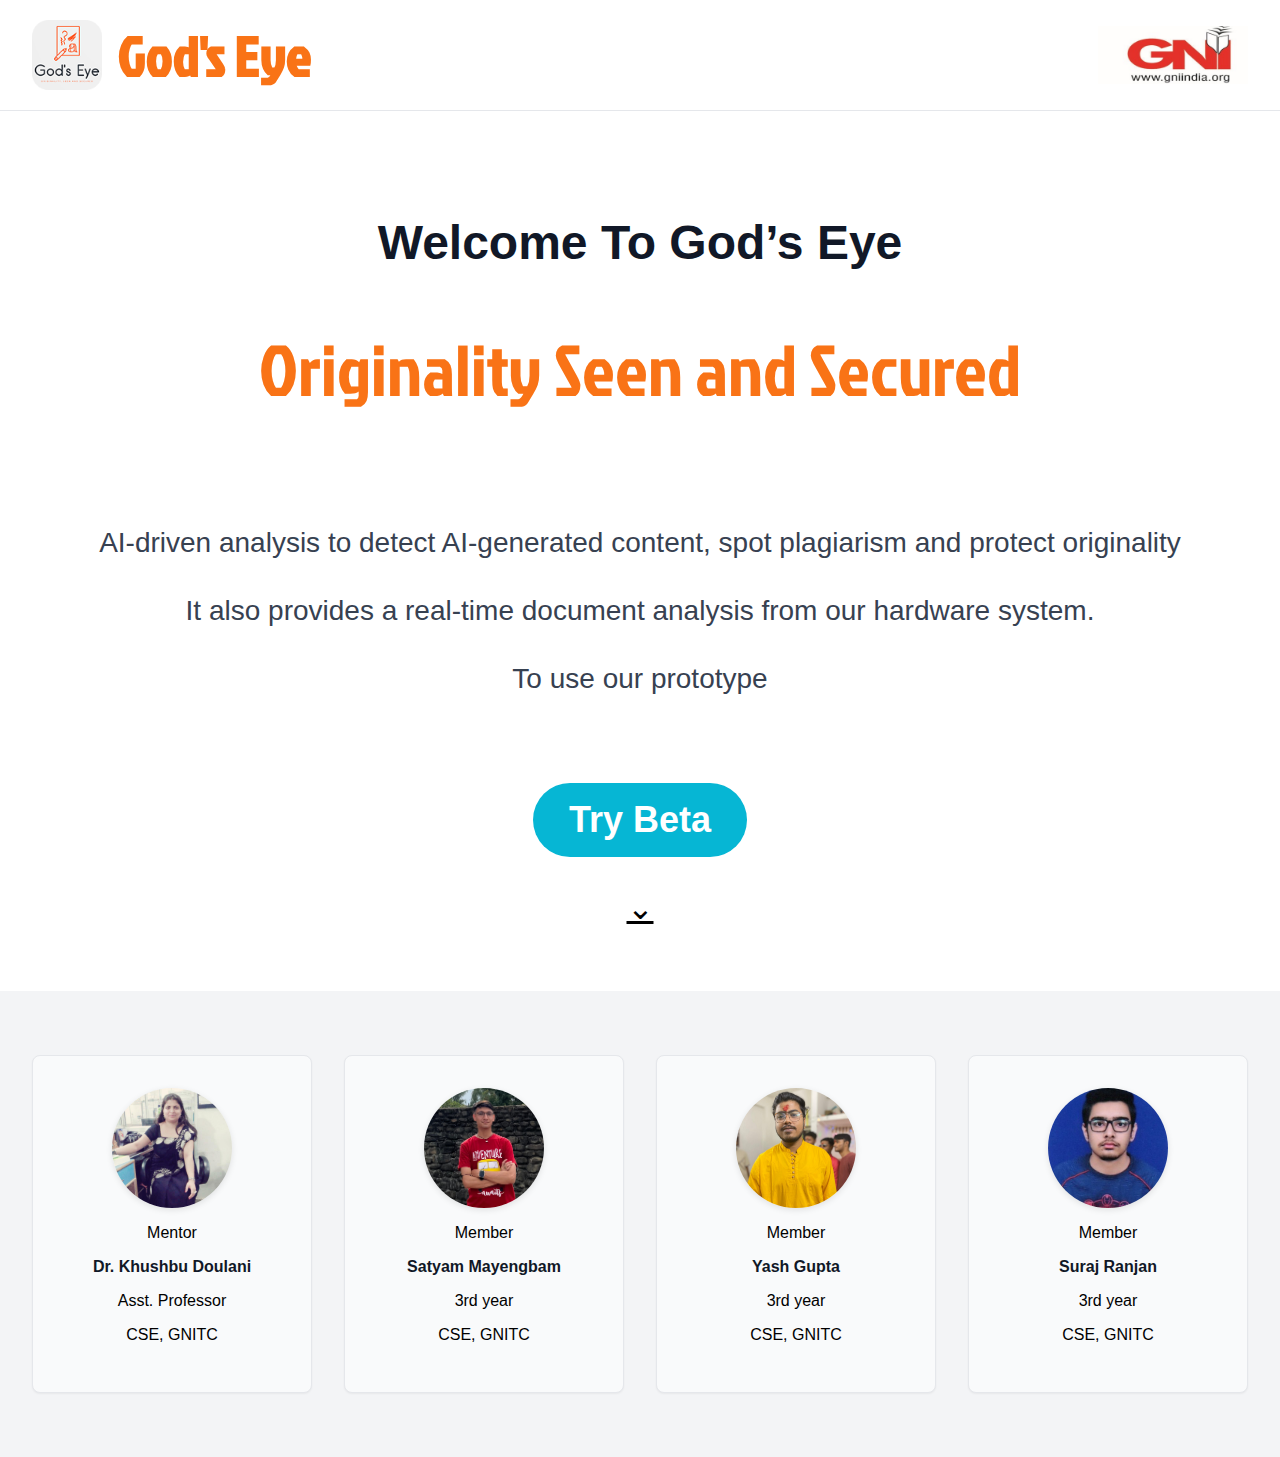
<file: index.html>
<!DOCTYPE html>
<html lang="en">
<head>
  <meta charset="UTF-8" />
  <meta name="viewport" content="width=device-width, initial-scale=1.0" />
  <title>God's Eye</title>

  <link href="https://fonts.googleapis.com/css2?family=Jockey+One&display=swap" rel="stylesheet">
  <style>
    body {
      margin: 0;
      font-family: 'Barlow Condensed', sans-serif;
      scroll-behavior: smooth;
      text-align: center;
    }

    .navbar {
      display: flex;
      justify-content: space-between;
      align-items: center;
      padding: 1rem 2rem;
      border-bottom: 1px solid #e5e7eb;
      position: relative;
      flex-wrap: wrap;
    }

    .nav-left {
      display: flex;
      align-items: center;
      gap: 1rem;
    }

    .nav-left img {
      width: 70px;
      height: 70px;
    }

    .nav-right {
      display: flex;
      justify-content: flex-end;
      align-items: center;
      gap: 1rem;
    }

    .banner-logo {
      width: 150px;
      height: auto;
      object-fit: contain;
    }

    .title {
      font-size: 3.5rem;
      color: #f97316;
      font-weight: bold;
      font-family: 'Jockey One', sans-serif;
    }

    .hero {
      padding: 4rem 2rem;
    }

    .hero-content {
      max-width: 1200px;
      margin: 0 auto;
      display: flex;
      flex-direction: column;
      align-items: center;
      gap: 2rem;
    }

    @media (min-width: 768px) {
      .hero-content {
        flex-direction: row;
        justify-content: space-between;
        align-items: center;
        text-align: left;
        gap: 4rem;
      }
    }

    .text {
      display: flex;
      flex-direction: column;
      align-items: center;
      text-align: center;
      max-width: 1500px;
      margin: 0 auto;
    }

    .text h2 {
      font-size: 3rem;
      font-family: 'Inria Sans', sans-serif;
      font-weight: 750;
      color: #111827;
      margin-bottom: 0rem;
    }

    .text h1 {
      font-size: 4.5rem;
      font-weight: 100;
      font-family: 'Jockey One', sans-serif;
      color: #f97316;
      margin-bottom: 5rem;
    }

    .text p {
      font-size: 1.75rem;
      font-family: 'Space Grotesk', sans-serif;
      color: #374151;
      margin-bottom: 0.5rem;
    }

    .prototype-note {
      font-weight: 500;
    }

    .btn {
      display: inline-block;
      padding: 1rem 2.25rem;
      background-color: #06b6d4;
      color: white;
      border-radius: 9999px;
      text-decoration: none;
      font-size: 2.25rem;
      font-family: 'Space Grotesk', sans-serif;
      font-weight: 600;
      margin-top: 5rem;
      transition: background-color 0.3s ease;
    }

    .btn:hover {
      background-color: #FF5722;
    }

    .illustration {
      display: flex;
      justify-content: flex-end;
      align-items: center;
    }

    .illustration img {
      width: 250px;
      max-width: 100%;
    }

    .arrow {
      display: block;
      font-size: 2rem;
      margin-top: 2rem;
      color: black;
      animation: bounce 2s infinite;
    }

    @keyframes bounce {
      0%, 100% { transform: translateY(0); }
      50% { transform: translateY(10px); }
    }

    .team {
      background-color: #f3f4f6;
      padding: 4rem 2rem;
    }

    .team-grid {
      max-width: 1900px;
      margin: 0 auto;
      display: grid;
      gap: 2rem;
      grid-template-columns: repeat(auto-fit, minmax(200px, 1fr));
    }

    .card {
      background-color: #f9fafb;
      padding: 2rem;
      border-radius: 0.5rem;
      border: 1px solid #e5e7eb;
      box-shadow: 0 1px 2px rgba(0,0,0,0.05);
    }

    .avatar {
      width: 120px;
      height: 120px;
      object-fit: cover;
      border-radius: 50%;
      display: block;
      margin: 0 auto 1rem;
      box-shadow: 0 2px 6px rgba(0,0,0,0.1);
    }

    .name {
      font-weight: bold;
      color: #111827;
    }
  </style>
</head>
<body>
  <!-- Navbar -->
  <header class="navbar">
    <div class="nav-left">
      <img src="logo.png" alt="Logo" />
      <span class="title">God's Eye</span>
    </div>
    <div class="nav-right">
      <img class="banner-logo" src="images/gni.jpg" alt="Banner 1" />
    </div>
  </header>

  <!-- Hero Section -->
  <section class="hero">
    <div class="hero-content">
      <div class="text">
        <h2>Welcome To God’s Eye</h2>
        <h1>Originality Seen and Secured</h1>
        <p>AI-driven analysis to detect AI-generated content, spot plagiarism and protect originality</p>
        <p>It also provides a real-time document analysis from our hardware system.</p>
        <p class="prototype-note">To use our prototype</p>
        <a href="scanner.html" class="btn">Try Beta</a>
      </div>
    </div>
    <a href="#team" class="arrow">&#x2304;</a>
  </section>

  <!-- Team Section -->
  <section id="team" class="team">
    <div class="team-grid">
      <div class="card">
        <img class="avatar" src="images/khushbu-mam.jpg" alt="Dr. Khushbu Doulani" />
        <p>Mentor</p>
        <p class="name">Dr. Khushbu Doulani</p>
        <p>Asst. Professor</p>
        <p>CSE, GNITC</p>
      </div>
      <div class="card">
        <img class="avatar" src="images/satyam.jpg" alt="Satyam Mayengbam" />
        <p>Member</p>
        <p class="name">Satyam Mayengbam</p>
        <p>3rd year</p>
        <p>CSE, GNITC</p>
      </div>
      <div class="card">
        <img class="avatar" src="images/yash.jpg" alt="Yash Gupta" />
        <p>Member</p>
        <p class="name">Yash Gupta</p>
        <p>3rd year</p>
        <p>CSE, GNITC</p>
      </div>
      <div class="card">
        <img class="avatar" src="images/suraj.jpg" alt="Suraj Ranjan" />
        <p>Member</p>
        <p class="name">Suraj Ranjan</p>
        <p>3rd year</p>
        <p>CSE, GNITC</p>
      </div>
    </div>
  </section>
</body>
</html>
</file>
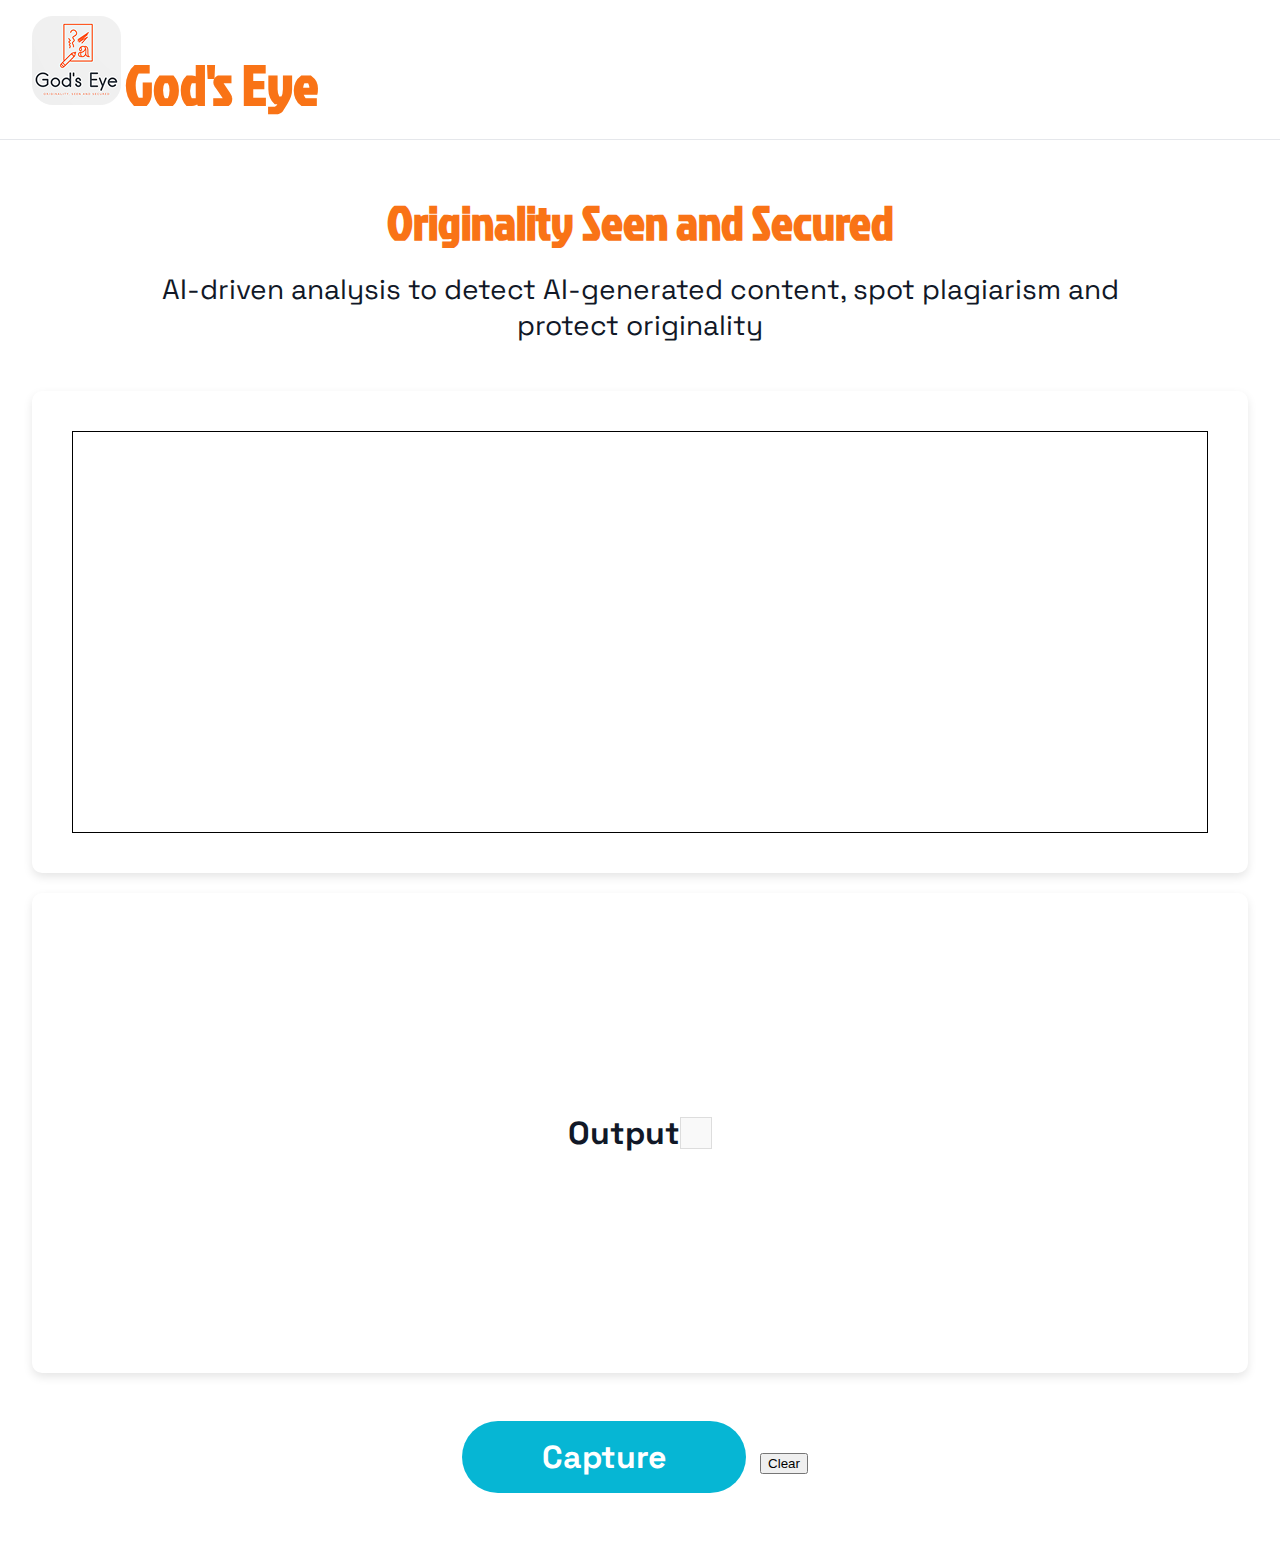
<file: plagiarism-capture.html>
<!DOCTYPE html>
<html lang="en">
<head>
  <meta charset="UTF-8" />
  <meta name="viewport" content="width=device-width, initial-scale=1.0"/>
  <title>Capture | God's Eye</title>
  <link rel="stylesheet" href="capture-style.css">
  <link href="https://fonts.googleapis.com/css2?family=Jockey+One&family=Space+Grotesk&display=swap" rel="stylesheet">

  <style>
    /* layout */
    .capture-grid { display: flex; gap: 20px; flex-wrap: wrap; margin-top: 20px; }
    .input-box, .output-box { flex: 1 1 300px; }
    .input-box img { display: block; width: 100%; max-width: 800px; border: 1px solid #ccc; }
    .output-box pre {
      background: #f9f9f9; padding: 15px; border: 1px solid #ddd;
      font-family: monospace; white-space: pre-wrap;
      max-height: 400px; overflow-y: auto;
    }
    .cta-button-wrapper { margin-top: 20px; }
    .cta-button-wrapper .btn { margin-right: 10px; }
    iframe{
  width: 100%;
  height: 400px;
  border:1px solid black;
}
  </style>
</head>
<body>
  <header class="navbar">
    <div class="logo">
      <img src="logo.png" alt="Logo">
      <span class="title">God's Eye</span>
    </div>
  </header>

  <section class="scan-header">
    <h1 class="subheading">Originality Seen and Secured</h1>
    <p class="description">
      AI-driven analysis to detect AI-generated content, spot plagiarism and protect originality
    </p>
  </section>

  <section class="capture-grid">
    <div class="input-box">
   

      <iframe
      id="camStreamIframe"
      src="https://lp-menu-happiness-laundry.trycloudflare.com/"
      allowfullscreen
    ></iframe>
    </div>
    <div class="output-box">
      <h2>Output</h2>
      <pre id="results"></pre>
    </div>
  </section>

  <div class="cta-button-wrapper">
    <button class="btn capture-btn">Capture</button>
    <button class="btn clear-btn">Clear</button>
  </div>

  <script>
    const camImg     = document.getElementById('camStream');
    const captureBtn = document.querySelector('.capture-btn');
    const clearBtn   = document.querySelector('.clear-btn');
    const resultsEl  = document.getElementById('results');

    captureBtn.addEventListener('click', async () => {
  resultsEl.textContent = 'Capturing snapshot…';
  captureBtn.disabled = true;

  try {
    const resp = await fetch('https://lp-menu-happiness-laundry.trycloudflare.com/snapshot'); // this calls your Node.js `/snapshot` route
    if (!resp.ok) throw new Error(`Server returned ${resp.status}`);
    const { plagiarism, ai } = await resp.json();

    // build human-readable report
    let out = '';
    out += `Overall Plagiarism: ${plagiarism.summary.percent}% (${plagiarism.summary.plagiarizedSnips}/${plagiarism.summary.totalSnippets} snippets)\n`;
    out += `AI Score:           ${ai.percent}% → ${ai.likely_ai ? 'Likely AI-generated' : 'Likely Human-written'}\n\n`;
    out += 'Snippet Details:\n\n';

    plagiarism.results.forEach((item, idx) => {
      out += `${idx + 1}. ${item.snippet.replace(/\n/g, ' ')}\n`;
      out += `     Matches: ${item.totalHits}\n`;
      if (item.sources.length) {
        out += `     Sources:\n`;
        item.sources.forEach(src => {
          out += `       • ${src}\n`;
        });
      }
      out += '\n';
    });

    resultsEl.textContent = out;
  } catch (err) {
    resultsEl.textContent = 'Error: ' + err.message;
  } finally {
    captureBtn.disabled = false;
  }
});


    clearBtn.addEventListener('click', () => {
      resultsEl.textContent = '';
    });
  </script>
</body>
</html>
</file>
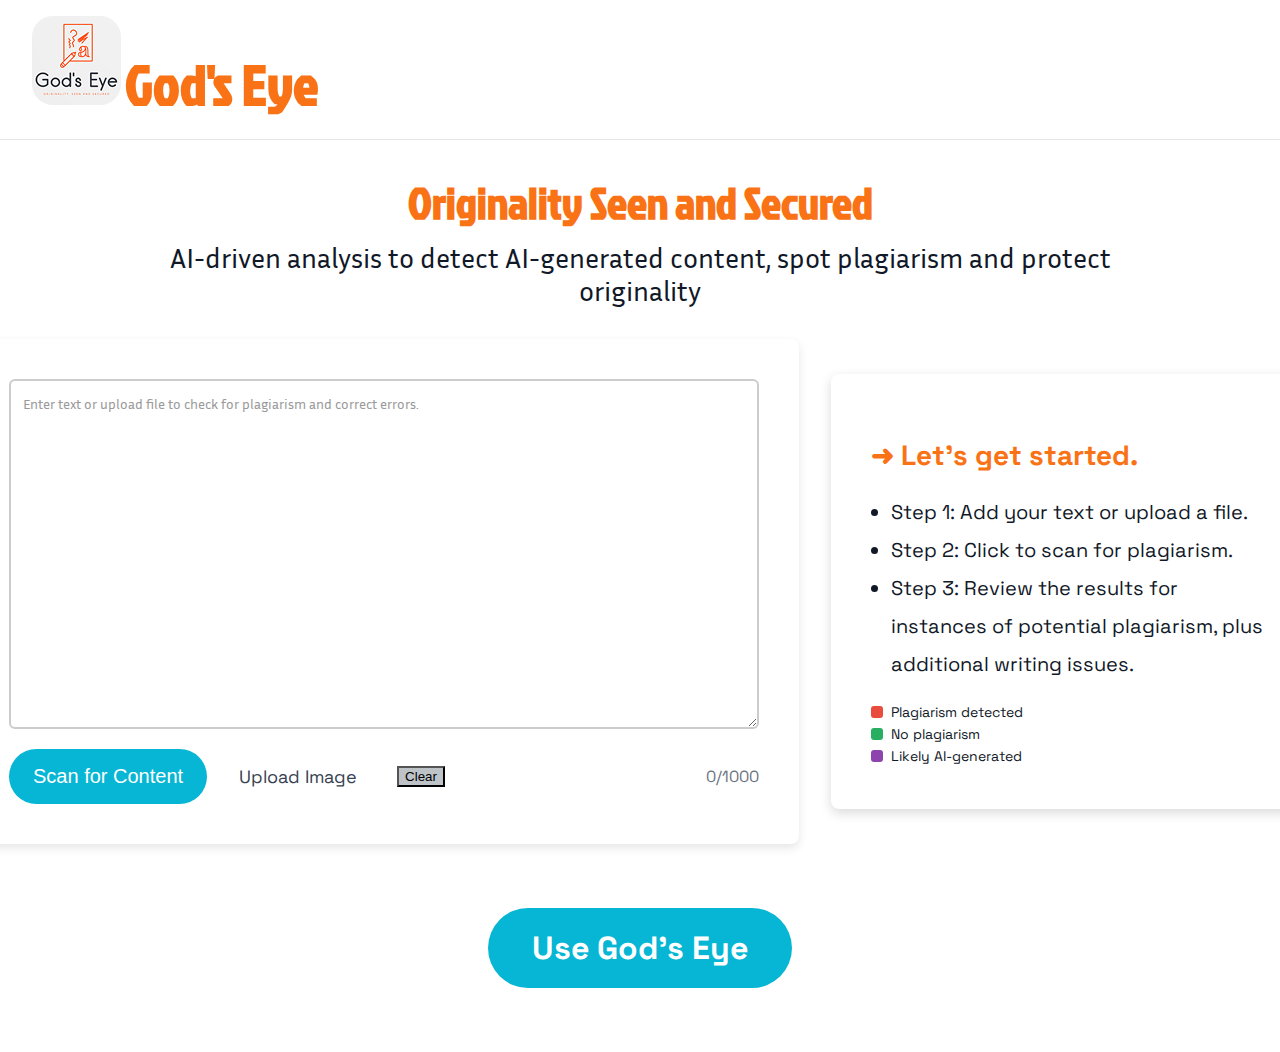
<file: scanner.html>
<!DOCTYPE html>
<html lang="en">
<head>
  <meta charset="UTF-8">
  <meta name="viewport" content="width=device-width, initial-scale=1.0">
  <title>Scan Content | God's Eye</title>
  <link rel="stylesheet" href="scanner-style.css">
  <link href="https://fonts.googleapis.com/css2?family=Jockey+One&family=Inria+Sans&family=Space+Grotesk&display=swap" rel="stylesheet">

  <style>
    /* Textarea base styling */
    #scan-input {
      width: 100%;
      min-height: 300px;
      padding: 12px;
      box-sizing: border-box;
      font-family: 'Inria Sans', monospace;
      font-size: 14px;
      line-height: 1.6;
      white-space: pre-wrap;
      resize: vertical;
      border: 2px solid #ccc;
      border-radius: 6px;
      transition: border-color 0.2s, color 0.2s;
    }
    #scan-input::placeholder {
      color: #999;
    }

    /* Status colors */
    #scan-input.status-plag {
      color: #e74c3c;
      border-color: #e74c3c;
    }
    #scan-input.status-ok {
      color: #27ae60;
      border-color: #27ae60;
    }
    #scan-input.status-ai {
      color: #8e44ad;
      border-color: #8e44ad;
    }

    /* Legend styling */
    .legend {
      margin-top: 20px;
      font-size: 14px;
    }
    .legend p {
      margin: 4px 0;
      display: flex;
      align-items: center;
    }
    .legend-box {
      width: 12px;
      height: 12px;
      display: inline-block;
      margin-right: 8px;
      border-radius: 3px;
    }
    .legend-box.status-plag {
      background: #e74c3c;
    }
    .legend-box.status-ok {
      background: #27ae60;
    }
    .legend-box.status-ai {
      background: #8e44ad;
    }
    
    /* Optional: style Clear button similarly */
    .clear-btn {
      margin-left: 8px;
      background: #bdc3c7;
    }
    .clear-btn:hover {
      background: #95a5a6;
    }
  </style>
</head>
<body>
  <!-- Navbar -->
  <header class="navbar">
    <div class="logo">
      <img src="logo.png" alt="Logo" />
      <span class="title">God's Eye</span>
    </div>
  </header>

  <!-- Headings -->
  <section class="scan-header">
    <h1 class="subheading">Originality Seen and Secured</h1>
    <p class="description">AI-driven analysis to detect AI-generated content, spot plagiarism and protect originality</p>
  </section>

  <!-- Scanner Layout -->
  <section class="scanner-box">
    <div class="scanner-left">
      <textarea
        id="scan-input"
        placeholder="Enter text or upload file to check for plagiarism and correct errors."
        rows="15"
      ></textarea>
      <div class="scanner-actions">
        <button class="btn scan-btn">Scan for Content</button>
        <label class="upload-label">
          <input type="file" id="scan-file" accept="image/*" hidden>
          <span>Upload Image</span>
        </label>
        <button type="button" id="clear-btn" class="btn clear-btn">Clear</button>
        <span class="char-count">0/1000</span>
      </div>
    </div>
    <div class="scanner-right">
      <h2 class="guide-title">➜ Let’s get started.</h2>
      <ul class="guide-list">
        <li>Step 1: Add your text or upload a file.</li>
        <li>Step 2: Click to scan for plagiarism.</li>
        <li>Step 3: Review the results for instances of potential plagiarism, plus additional writing issues.</li>
      </ul>
      <!-- Legend -->
      <div class="legend">
        <p><span class="legend-box status-plag"></span>Plagiarism detected</p>
        <p><span class="legend-box status-ok"></span>No plagiarism</p>
        <p><span class="legend-box status-ai"></span>Likely AI-generated</p>
      </div>
    </div>
  </section>

  <!-- Bottom CTA -->
  <div class="cta-button-wrapper">
    <button class="btn cta-btn" onclick="window.location.href='plagiarism-capture.html'">
      Use God’s Eye
    </button>
  </div>

  <script>
    const textarea = document.getElementById('scan-input');
    const fileInput = document.getElementById('scan-file');
    const scanBtn   = document.querySelector('.scan-btn');
    const clearBtn  = document.getElementById('clear-btn');
    const charCount = document.querySelector('.char-count');

    // Live character count
    textarea.addEventListener('input', () => {
      charCount.textContent = `${textarea.value.length}/1000`;
    });

    // Main scan handler for text or image
    scanBtn.addEventListener('click', () => {
      runScan({ text: textarea.value.trim(), file: fileInput.files[0] });
    });

    // Auto-scan on image selection
    fileInput.addEventListener('change', () => {
      if (fileInput.files.length) {
        runScan({ text: '', file: fileInput.files[0] });
      }
    });

    // Clear button -> reload page
    clearBtn.addEventListener('click', () => {
      window.location.reload();
    });

    async function runScan({ text, file }) {
      if (!text && !file) {
        alert("Please enter text or upload an image.");
        return;
      }

      // reset UI
      textarea.classList.remove('status-plag','status-ok','status-ai');
      textarea.value      = '';
      textarea.placeholder = "Analyzing... please wait.";
      scanBtn.disabled     = true;

      // prepare payload
      const formData = new FormData();
      if (text) formData.append("text", text);
      if (file) formData.append("image", file);

      try {
        const res  = await fetch("http://147.93.20.156:3000/api/check-content", {
          method: "POST",
          body: formData
        });
        const data = await res.json();
        const { plagiarism, ai } = data;
        const { percent }         = plagiarism.summary;

        // set status
        if (ai.likely_ai)               textarea.classList.add('status-ai');
        else if (parseFloat(percent) > 0) textarea.classList.add('status-plag');
        else                             textarea.classList.add('status-ok');

        // build report
        let rpt = 
          `Overall Plagiarism: ${plagiarism.summary.percent}% (${plagiarism.summary.plagiarizedSnips}/${plagiarism.summary.totalSnippets})\n` +
          `AI Score: ${ai.percent}% (${ai.likely_ai ? 'Likely AI-generated' : 'Likely Human-written'})\n\n` +
          "Detailed Snippet Analysis:\n\n";

        plagiarism.results.forEach((item,i) => {
          rpt += `${i+1}. ${item.snippet.replace(/\n/g,' ')}\n` +
                 `   Matches: ${item.totalHits}\n`;
          if (item.sources.length) {
            rpt += "   Sources:\n";
            item.sources.forEach(src => {
              rpt += `     - ${src}\n`;
            });
          }
          rpt += "\n";
        });

        textarea.value = rpt.trim();
      } catch (err) {
        console.error(err);
        textarea.placeholder = "Analysis failed. Please try again.";
      } finally {
        scanBtn.disabled = false;
        fileInput.value  = "";  // allow same file re-upload
      }
    }
  </script>
</body>
</html>
</file>
<file: capture-style.css>
body {
  margin: 0;
  font-family: 'Space Grotesk', sans-serif;
  background-color: #ffffff;
  color: #111827;
  scroll-behavior: smooth;
}

.navbar {
  display: flex;
  justify-content: space-between;
  align-items: center;
  padding: 1rem 2rem;
  border-bottom: 1px solid #e5e7eb;
  position: relative;
}

.nav-left,
.nav-right {
  width: 20%;
  display: flex;
  align-items: center;
}

.nav-center {
  width: 60%;
  display: flex;
  justify-content: center;
}

.nav-left img {
  width: 70px;
  height: 70px;
}

.nav-right img{
  width: 170px;
  height: 70px;
}
.nav-icon {
  width: 40px;
  height: 40px;
  margin-left: auto;
}

.title {
  font-size: 3.5rem;
  color: #f97316;
  font-weight: bold;
  font-family: 'Jockey One', sans-serif;
}

.scan-header {
  text-align: center;
  margin: 3rem auto;
}

.subheading {
  color: #f97316;
  font-size: 3rem;
  font-family: 'Jockey One', sans-serif;
  margin-bottom: 1rem;
}

.description {
  font-size: 1.75rem;
  max-width: 1000px;
  margin: 0 auto;
}

.capture-grid {
  display: flex;
  flex-direction: column;
  align-items: center;
  gap: 2.5rem;
  margin: 3rem auto;
  max-width: 1400px;
  padding: 0 2rem;
}

@media (min-width: 768px) {
  .capture-grid {
    flex-direction: row;
    justify-content: center;
  }
}

.input-box, .output-box {
  background: #fff;
  border-radius: 10px;
  padding: 2.5rem;
  box-shadow: 0 4px 10px rgba(0, 0, 0, 0.1);
  min-width: 600px;
  min-height: 400px;
  display: flex;
  align-items: center;
  justify-content: center;
}

.input-box img {
  max-width: 100%;
  max-height: 100%;
  border-radius: 6px;
}

.output-box h2 {
  margin: 0;
  font-size: 2rem;
  font-weight: bold;
  font-family: 'Space Grotesk', sans-serif;
  text-align: center;
}

.cta-button-wrapper {
  margin: 4rem 0;
  text-align: center;
}

.capture-btn {
  background-color: #06b6d4;
  color: white;
  font-size: 2rem;
  padding: 1rem 5rem;
  border: none;
  border-radius: 9999px;
  cursor: pointer;
  font-family: 'Space Grotesk', sans-serif;
  font-weight: bold;
}

.capture-btn:hover {
  background-color: #FF5722;
}
</file>
<file: scanner-style.css>
body {
  margin: 0;
  font-family: 'Space Grotesk', sans-serif;
  background-color: #ffffff;
  color: #111827;
  scroll-behavior: smooth;
}

.navbar {
  display: flex;
  justify-content: space-between;
  align-items: center;
  padding: 1rem 2rem;
  border-bottom: 1px solid #e5e7eb;
  position: relative;
}

.nav-left,
.nav-right {
  width: 20%;
  display: flex;
  align-items: center;
}

.nav-center {
  width: 60%;
  display: flex;
  justify-content: center;
}

.nav-left img {
  width: 70px;
  height: 70px;
}

.nav-right img{
  width: 170px;
  height: 70px;
}
.nav-icon {
  width: 40px;
  height: 40px;
  margin-left: auto;
}

.title {
  font-size: 3.5rem;
  color: #f97316;
  font-weight: bold;
  font-family: 'Jockey One', sans-serif;
}

.scan-header {
  text-align: center;
  margin: 2rem auto;
}

.scan-header .subheading {
  color: #f97316;
  font-size: 2.75rem;
  font-family: 'Jockey One', sans-serif;
  margin-bottom: 0.5rem;
}

.scan-header .description {
  font-size: 1.75rem;
  font-family: 'Inria Sans', sans-serif;
  max-width: 1000px;
  margin: 0 auto;
}

.scanner-box {
  display: flex;
  flex-direction: column;
  align-items: center;
  gap: 2rem;
  margin: 2rem auto;
  max-width: 1400px;
  padding: 0 1rem;
}

@media (min-width: 768px) {
  .scanner-box {
    flex-direction: row;
    justify-content: center;
  }
}

.scanner-left, .scanner-right {
  background: #fff;
  border-radius: 8px;
  padding: 2.5rem;
}

.scanner-left {
  flex: 2;
  display: flex;
  flex-direction: column;
  min-width: 750px;
  box-shadow: 0 4px 10px rgba(0, 0, 0, 0.1);
}

.scanner-left textarea {
  height: 350px;
  resize: none;
  border: 1px solid #ccc;
  border-radius: 6px;
  padding: 1.75rem;
  font-size: 1.25rem;
  font-family: inherit;
  margin-bottom: 1.25rem;
}

.scanner-actions {
  display: flex;
  justify-content: space-between;
  align-items: center;
  gap: 2rem;
}

.scan-btn {
  background-color: #06b6d4;
  color: white;
  border: none;
  padding: 1rem 1.5rem;
  border-radius: 9999px;
  cursor: pointer;
  font-size: 1.25rem;
}

.scan-btn:hover {
  background-color: #FF5722;
}

.upload-label {
  display: flex;
  align-items: center;
  gap: 0.75rem;
  cursor: pointer;
  font-size: 1.125rem;
  color: #374151;
}

.char-count {
  font-size: 1rem;
  color: #6b7280;
  margin-left: auto;
}

.scanner-right {
  flex: 1;
  text-align: left;
  min-width: 400px;
  box-shadow: 0 4px 12px rgba(0, 0, 0, 0.15);
}

.guide-title {
  font-size: 1.75rem;
  color: #f97316;
  font-weight: bold;
  margin-bottom: 1rem;
}

.guide-list {
  padding-left: 1.25rem;
  font-size: 1.25rem;
  line-height: 1.9;
}

.cta-button-wrapper {
  margin: 4rem 0;
  text-align: center;
}

.cta-btn {
  background-color: #06b6d4;
  color: white;
  font-size: 2rem;
  padding: 1.25rem 2.75rem;
  border: none;
  border-radius: 9999px;
  cursor: pointer;
  font-family: 'Space Grotesk', sans-serif;
  font-weight: bold;
}

.cta-btn:hover {
  background-color: #FF5722;
}
</file>
